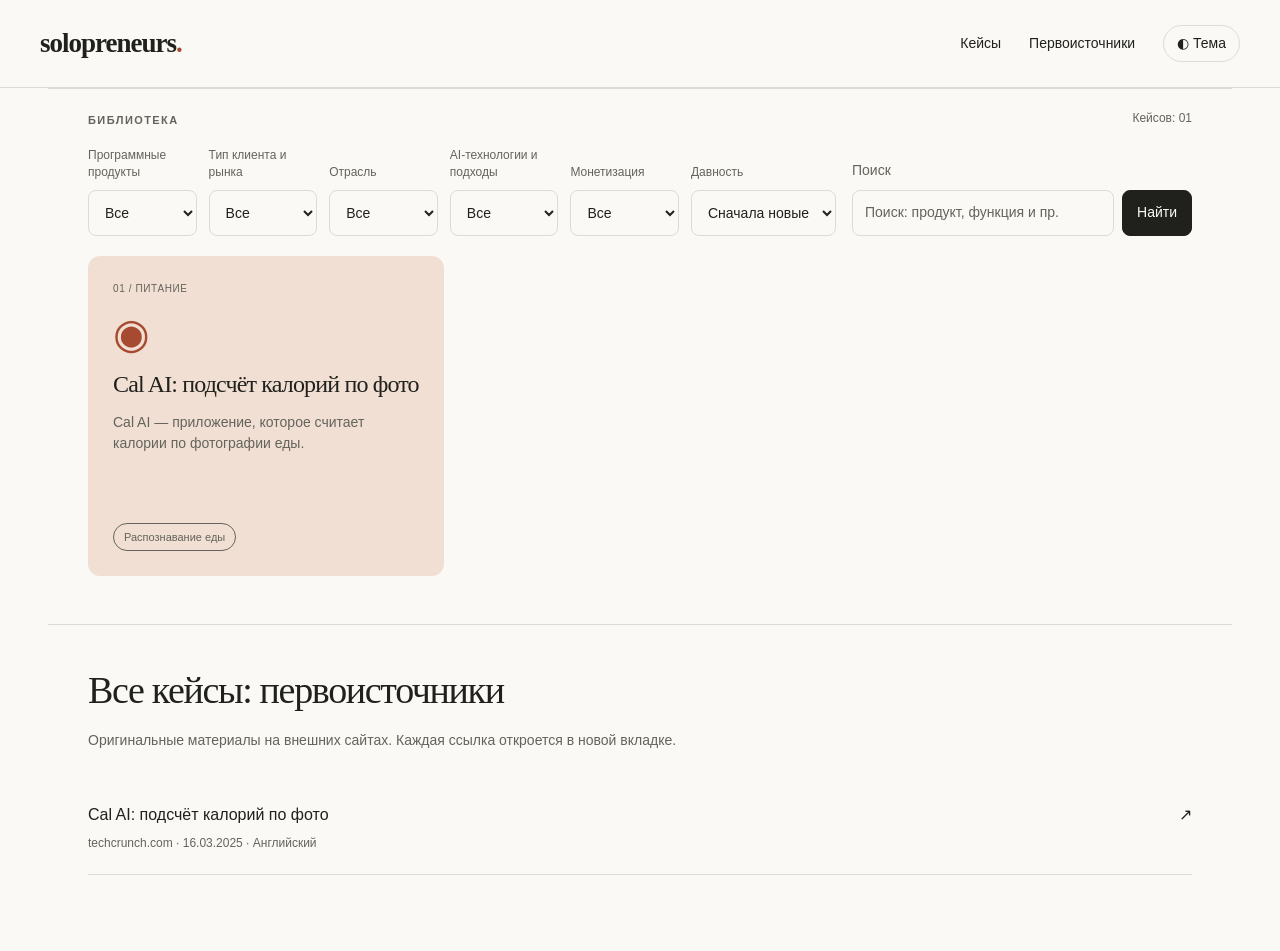
<file: index.html>
<!doctype html>
<html lang="ru">
<head><meta charset="utf-8"><meta name="viewport" content="width=device-width, initial-scale=1"><title>Соло-предприниматели — solopreneurs</title><meta name="description" content="Русскоязычные описания кейсов предпринимателей с прямыми ссылками на внешние первоисточники."><link rel="stylesheet" href="assets/style.css?v=f8c60f251d13"><script src="assets/theme.js?v=f8c60f251d13" defer></script><script src="assets/filters.js?v=f8c60f251d13" defer></script></head>
<body><header class="topbar"><a class="brand" href="index.html">solopreneurs<span class="dot">.</span></a><nav aria-label="Основная навигация"><a href="#cases">Кейсы</a><a href="#all-cases">Первоисточники</a><button class="theme" type="button" aria-label="Переключить тему">◐ <span>Тема</span></button></nav></header>
<main><section class="library wrap" id="cases" aria-label="Кейсы"><div class="section-head"><p class="eyebrow">Библиотека</p><span class="count" id="case-count" role="status" aria-live="polite">Кейсов: 01</span></div><form class="case-filters" id="case-filters" aria-label="Фильтры кейсов"><div class="filters-layout"><div class="filter-row"><label class="case-filter" for="filter-product"><span>Программные продукты</span><select id="filter-product" name="product" data-case-filter="product"><option value="">Все</option><option value="Мобильное приложение">Мобильное приложение</option></select></label><label class="case-filter" for="filter-market"><span>Тип клиента и рынка</span><select id="filter-market" name="market" data-case-filter="market"><option value="">Все</option><option value="B2C — частным клиентам">B2C — частным клиентам</option></select></label><label class="case-filter" for="filter-industry"><span>Отрасль</span><select id="filter-industry" name="industry" data-case-filter="industry"><option value="">Все</option><option value="Питание">Питание</option></select></label><label class="case-filter" for="filter-ai"><span>AI-технологии и подходы</span><select id="filter-ai" name="ai" data-case-filter="ai"><option value="">Все</option><option value="Компьютерное зрение">Компьютерное зрение</option><option value="Поиск по собственной базе знаний / RAG">Поиск по собственной базе знаний / RAG</option><option value="Мультимодальный AI">Мультимодальный AI</option></select></label><label class="case-filter" for="filter-monetization"><span>Монетизация</span><select id="filter-monetization" name="monetization" data-case-filter="monetization"><option value="">Все</option></select></label><label class="case-filter" for="case-sort"><span>Давность</span><select id="case-sort" name="recency"><option value="newest" selected>Сначала новые</option><option value="oldest">Сначала старые</option></select></label></div><div class="case-search"><label for="case-search">Поиск</label><div class="search-controls"><input id="case-search" type="search" name="q" aria-label="Поиск по кейсам" placeholder="Поиск: продукт, функция и пр." autocomplete="off"><button class="search-submit" type="submit">Найти</button></div></div></div><div class="filter-actions" hidden><button type="reset" class="filter-reset">Сбросить фильтры <span aria-hidden="true">×</span></button></div></form><div class="cards" id="case-cards"><a class="card" data-case-filters="{&quot;product&quot;:[&quot;Мобильное приложение&quot;],&quot;market&quot;:[&quot;B2C — частным клиентам&quot;],&quot;industry&quot;:[&quot;Питание&quot;],&quot;ai&quot;:[&quot;Компьютерное зрение&quot;,&quot;Мультимодальный AI&quot;,&quot;Поиск по собственной базе знаний / RAG&quot;],&quot;monetization&quot;:[]}" data-case-search="Cal AI: подсчёт калорий по фото Cal AI — приложение, которое считает калории по фотографии еды. Питание Распознавание еды Cal AI — приложение, которое считает калории по фотографии еды. Его запустили в мае 2024 года два старшеклассника из США: 18-летний Зак Ядегари и Генри Лангмак. Раньше дневник питания вели вручную: человек искал каждый продукт в базах, вбивал граммы и порции, на это уходили минуты, и многие бросали учёт. Теперь достаточно снять тарелку на телефон — модель на базе решений Anthropic и OpenAI вместе с открытыми базами данных о продуктах распознаёт блюдо и оценивает калории и БЖУ. Основатели заявляют точность около 90%. Результат: за восемь месяцев больше 5 миллионов скачиваний, удержание выше 30%, а выручка в феврале 2025-го превысила 2 миллиона долларов. Оценка 4,8 звезды в обоих магазинах приложений при примерно 66 тысячах отзывов в App Store и 75 тысячах в Google Play. В команде — восемь сотрудников на полной ставке. Ядегари в 16 лет продал игровой сайт Totally Science за 100 тысяч долларов, а теперь, несмотря на успех, собирается поступать в университет. Мобильное приложение B2C — частным клиентам Питание Компьютерное зрение Мультимодальный AI Поиск по собственной базе знаний / RAG Photo calorie app Cal AI, downloaded over a million times, was built by two teenagers techcrunch.com Julie Bort" data-added-at="2026-11-18" href="cases/cal-ai/index.html"><div class="card-meta"><span>01 / Питание</span></div><div class="card-symbol" aria-hidden="true">◉</div><h3>Cal AI: подсчёт калорий по фото</h3><p>Cal AI — приложение, которое считает калории по фотографии еды.</p><div class="card-bottom"><span class="tag">Распознавание еды</span></div></a></div><div class="filter-empty" id="filter-empty" hidden><h3>Кейсы не найдены</h3><p>Измените поисковый запрос или параметры фильтров.</p><button class="button" type="reset" form="case-filters">Сбросить фильтры</button></div></section>
<section class="all-cases wrap" id="all-cases" aria-labelledby="all-cases-title"><h2 id="all-cases-title">Все кейсы: первоисточники</h2><p class="notice sources-notice">Оригинальные материалы на внешних сайтах. Каждая ссылка откроется в новой вкладке.</p><ul class="case-links"><li><a href="https://techcrunch.com/2025/03/16/photo-calorie-app-cal-ai-downloaded-over-a-million-times-was-built-by-two-teenagers/" target="_blank" rel="noopener noreferrer"><span><strong>Cal AI: подсчёт калорий по фото</strong><small>techcrunch.com · 16.03.2025 · Английский</small></span><span aria-hidden="true">↗</span></a></li></ul></section></main></body></html>
</file>
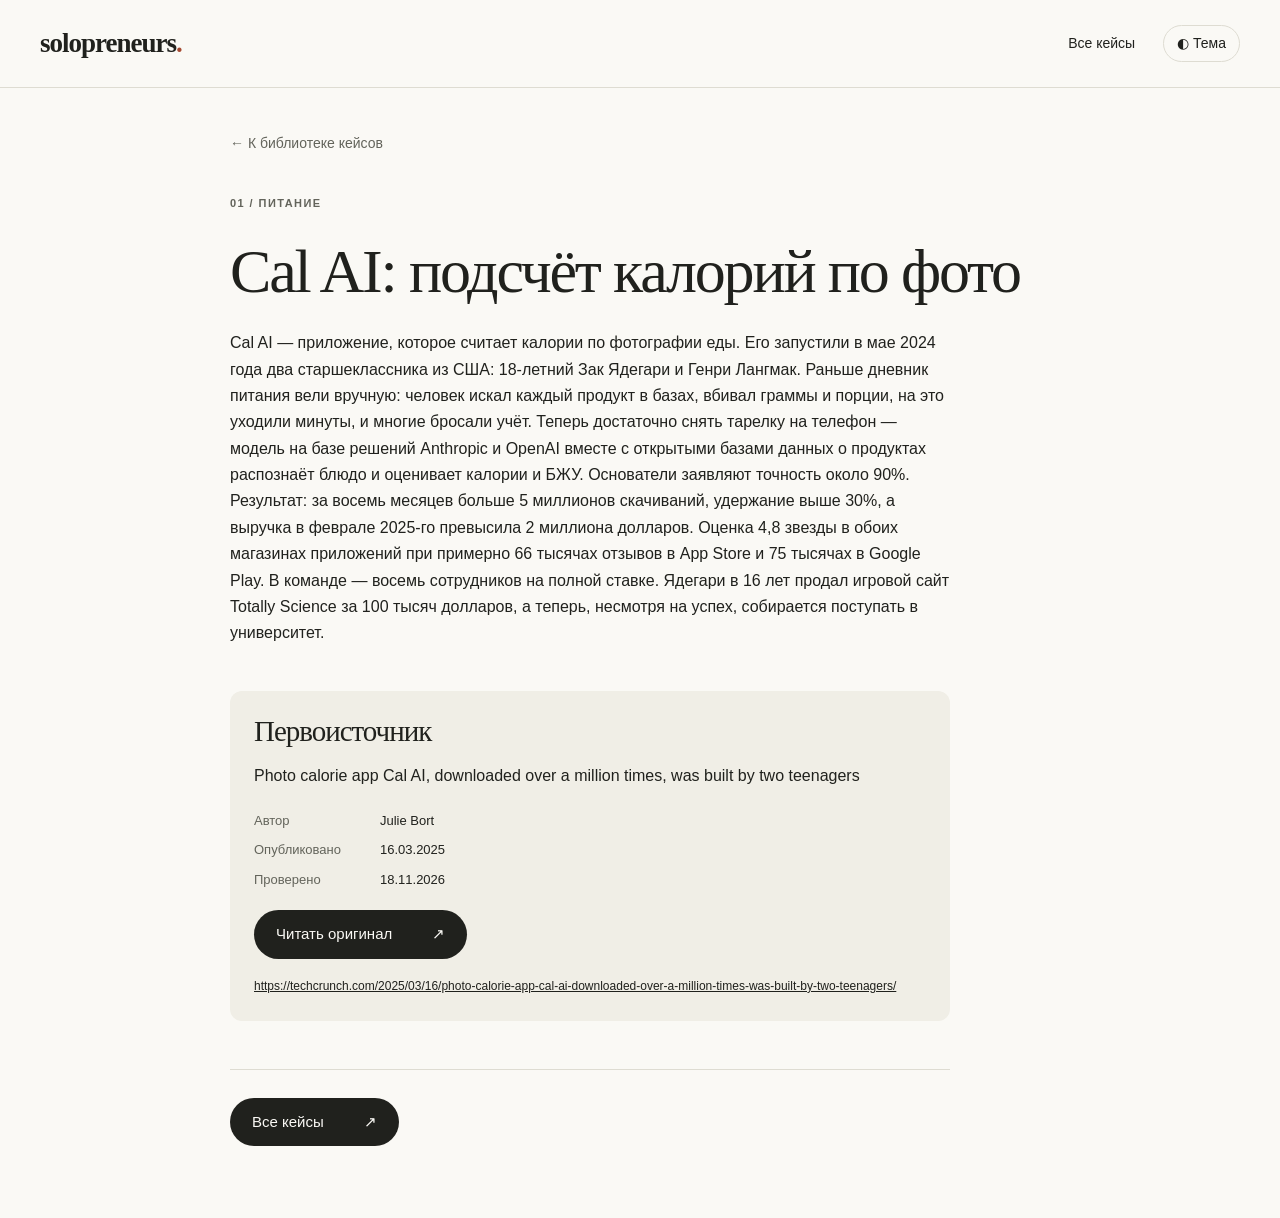
<file: cases/cal-ai/index.html>
<!doctype html>
<html lang="ru">
<head><meta charset="utf-8"><meta name="viewport" content="width=device-width, initial-scale=1"><title>Cal AI: подсчёт калорий по фото — solopreneurs</title><meta name="description" content="Cal AI — приложение, которое считает калории по фотографии еды."><link rel="stylesheet" href="../../assets/style.css?v=f8c60f251d13"><script src="../../assets/theme.js?v=f8c60f251d13" defer></script></head>
<body><header class="topbar"><a class="brand" href="../../index.html">solopreneurs<span class="dot">.</span></a><nav aria-label="Основная навигация"><a href="../../index.html#cases">Все кейсы</a><button class="theme" type="button" aria-label="Переключить тему">◐ <span>Тема</span></button></nav></header>
<main class="wrap article"><a class="breadcrumb" href="../../index.html#cases">← К библиотеке кейсов</a><p class="eyebrow">01 / Питание</p><h1>Cal AI: подсчёт калорий по фото</h1><div class="article-body"><p class="case-text">Cal AI — приложение, которое считает калории по фотографии еды. Его запустили в мае 2024 года два старшеклассника из США: 18-летний Зак Ядегари и Генри Лангмак. Раньше дневник питания вели вручную: человек искал каждый продукт в базах, вбивал граммы и порции, на это уходили минуты, и многие бросали учёт. Теперь достаточно снять тарелку на телефон — модель на базе решений Anthropic и OpenAI вместе с открытыми базами данных о продуктах распознаёт блюдо и оценивает калории и БЖУ. Основатели заявляют точность около 90%. Результат: за восемь месяцев больше 5 миллионов скачиваний, удержание выше 30%, а выручка в феврале 2025-го превысила 2 миллиона долларов. Оценка 4,8 звезды в обоих магазинах приложений при примерно 66 тысячах отзывов в App Store и 75 тысячах в Google Play. В команде — восемь сотрудников на полной ставке. Ядегари в 16 лет продал игровой сайт Totally Science за 100 тысяч долларов, а теперь, несмотря на успех, собирается поступать в университет.</p><section class="source-panel" aria-labelledby="source-title"><h2 id="source-title">Первоисточник</h2><p>Photo calorie app Cal AI, downloaded over a million times, was built by two teenagers</p><dl class="source-meta"><div><dt>Автор</dt><dd>Julie Bort</dd></div><div><dt>Опубликовано</dt><dd>16.03.2025</dd></div><div><dt>Проверено</dt><dd>18.11.2026</dd></div></dl><a class="button" href="https://techcrunch.com/2025/03/16/photo-calorie-app-cal-ai-downloaded-over-a-million-times-was-built-by-two-teenagers/" target="_blank" rel="noopener noreferrer">Читать оригинал <span aria-hidden="true">↗</span></a><p class="source-address"><a href="https://techcrunch.com/2025/03/16/photo-calorie-app-cal-ai-downloaded-over-a-million-times-was-built-by-two-teenagers/" target="_blank" rel="noopener noreferrer">https://techcrunch.com/2025/03/16/photo-calorie-app-cal-ai-downloaded-over-a-million-times-was-built-by-two-teenagers/</a></p></section><div class="article-end"><a class="button" href="../../index.html#cases">Все кейсы <span aria-hidden="true">↗</span></a></div></div></main></body></html>
</file>
<file: assets/style.css>
:root{--paper:#faf9f5;--surface:#f0eee6;--line:#dedcd2;--ink:#20211d;--muted:#63645b;--accent:#a64a31;--clay:#f2dfd3;--sage:#e6eadf;--serif:Georgia,'Times New Roman',serif;color-scheme:light}
:root[data-theme=dark]{--paper:#1b1d19;--surface:#272a24;--line:#41463b;--ink:#f2f0e7;--muted:#b8bcae;--accent:#f0a27f;--clay:#392a23;--sage:#293123;color-scheme:dark}
@media(prefers-color-scheme:dark){:root:not([data-theme=light]){--paper:#1b1d19;--surface:#272a24;--line:#41463b;--ink:#f2f0e7;--muted:#b8bcae;--accent:#f0a27f;--clay:#392a23;--sage:#293123;color-scheme:dark}}
*{box-sizing:border-box}html{scroll-behavior:smooth;scroll-padding-top:30px}body{margin:0;background:var(--paper);color:var(--ink);font:16px/1.65 Arial,Helvetica,sans-serif}a{color:inherit}button{font:inherit}a:focus-visible,button:focus-visible{outline:3px solid var(--accent);outline-offset:5px}.wrap{max-width:1184px;margin:auto;padding-left:40px;padding-right:40px}.topbar{min-height:88px;border-bottom:1px solid var(--line);display:flex;align-items:center;justify-content:space-between;gap:24px;padding:16px 40px}.brand{text-decoration:none;font:700 27px/1.2 var(--serif);letter-spacing:-1px}.dot,.accent{color:var(--accent)}nav{display:flex;align-items:center;gap:28px;font-size:14px}nav a{text-decoration:none}nav a:hover{text-decoration:underline}.theme{border:1px solid var(--line);border-radius:24px;background:transparent;color:var(--ink);padding:6px 13px;cursor:pointer}.hero{padding-top:28px;padding-bottom:24px}.eyebrow{text-transform:uppercase;letter-spacing:.13em;font-size:11px;font-weight:600;line-height:1.6;margin:0 0 24px;color:var(--muted)}h1,h2,h3{font-family:var(--serif);font-weight:400;line-height:1.12;letter-spacing:-.035em}h1{font-size:clamp(48px,7vw,84px);margin:0 0 28px;max-width:950px}h1 em{font-weight:400;color:var(--accent)}.lead{max-width:660px;color:var(--muted);font-size:19px;line-height:1.65;margin:0 0 32px}.button{display:inline-flex;justify-content:space-between;gap:40px;padding:12px 22px;text-decoration:none;background:var(--ink);color:var(--paper);border-radius:30px;font-size:15px}.button:hover{opacity:.85}.library{padding-top:20px;padding-bottom:48px;border-top:1px solid var(--line)}.section-head{display:flex;align-items:center;justify-content:space-between;gap:24px;margin-bottom:12px}.section-head .eyebrow{margin:0}h2{font-size:38px;margin:0}.count{white-space:nowrap;font-size:12px;color:var(--muted);padding-bottom:4px}.notice{max-width:790px;color:var(--muted);font-size:14px;margin:0 0 30px}.cards{display:grid;grid-template-columns:repeat(3,minmax(0,1fr));gap:18px}.card{display:flex;flex-direction:column;min-height:320px;background:var(--clay);padding:24px;border:1px solid transparent;border-radius:12px;text-decoration:none;transition:transform .2s,border-color .2s}.card:hover{transform:translateY(-4px);border-color:var(--accent)}.card.sage{background:var(--sage)}.card-meta{display:flex;justify-content:space-between;gap:14px;text-transform:uppercase;letter-spacing:.06em;font-size:10px;line-height:1.6;color:var(--muted)}.card-meta span{min-width:0;text-align:left}.card-symbol{font:42px/1 var(--serif);color:var(--accent);margin:16px 0}.sage .card-symbol{color:var(--muted)}.card h3{font-size:24px;margin:0 0 14px}.card p{font-size:14px;line-height:1.55;color:var(--muted);margin:0 0 22px;max-width:440px}.card-bottom{display:flex;align-items:center;justify-content:space-between;gap:20px;margin-top:auto}.tag{font-size:11px;border:1px solid currentColor;border-radius:20px;padding:4px 10px;color:var(--muted)}.arrow{font-size:28px}.about{border-top:1px solid var(--line);padding-top:44px;padding-bottom:76px}.about-grid{display:grid;grid-template-columns:1fr 1fr;gap:60px}.about-grid h2{font-size:36px}.about-grid p{color:var(--muted);margin:0 0 16px}.footer{min-height:100px;display:flex;align-items:center;justify-content:space-between;gap:24px;border-top:1px solid var(--line)}.footer span{font-size:12px;color:var(--muted)}.breadcrumb{display:inline-block;color:var(--muted);text-decoration:none;font-size:14px;margin-bottom:40px}.breadcrumb:hover{text-decoration:underline}.article{max-width:900px;padding-top:42px;padding-bottom:72px}.article h1{font-size:clamp(38px,5.5vw,62px);margin-bottom:24px}.article .lead{max-width:760px}.demo-note{padding:18px 22px;background:var(--surface);border-left:3px solid var(--accent);font-size:14px;color:var(--muted);margin:32px 0}.article-body{max-width:720px}.article-body h2{font-size:29px;margin:44px 0 16px}.article-body p{margin:0 0 18px}.article-body ol,.article-body ul{padding-left:24px}.article-body li{margin-bottom:12px}.process{display:flex;gap:12px;flex-wrap:wrap;padding:22px;background:var(--sage);border-radius:10px;margin:24px 0}.process span{font-size:13px}.article-end{margin-top:48px;padding-top:28px;border-top:1px solid var(--line)}
@media(max-width:740px){.wrap{padding-left:22px;padding-right:22px}.topbar{padding:18px 22px;min-height:76px;gap:12px}.brand{font-size:24px}nav{gap:16px;font-size:12px}nav a[href='#about']{display:none}.theme span{display:none}.hero{padding-top:24px;padding-bottom:20px}.hero .eyebrow{max-width:260px}.lead{font-size:17px}.section-head{display:flex}.count{display:block;margin-top:0}h2{font-size:31px}.about-grid{grid-template-columns:1fr}.card{padding:18px;min-height:320px}.card h3{font-size:21px}.about-grid{gap:22px}.about-grid h2{font-size:31px}.footer{align-items:flex-start;flex-direction:column;justify-content:center;padding-top:24px;padding-bottom:24px;gap:12px}.article{padding-top:28px}.article-body h2{font-size:27px}}
.hero h1{font-size:clamp(28px,3.5vw,42px);line-height:1.2;margin:0;overflow-wrap:anywhere}.all-cases{border-top:1px solid var(--line);padding-top:44px;padding-bottom:76px}.case-links{list-style:none;padding:0;margin:28px 0 0}.case-links li{border-bottom:1px solid var(--line)}.case-links a{display:flex;justify-content:space-between;gap:24px;padding:20px 0;text-decoration:none}.case-links a:hover{color:var(--accent)}.case-links a span:last-child{flex-shrink:0}
.sources-notice{margin-top:18px}.case-links strong{font-weight:400}.case-links small{display:block;color:var(--muted);font-size:12px;margin-top:5px}.source-panel{margin-top:44px;padding:24px;background:var(--surface);border-radius:12px}.article-body .source-panel h2{margin-top:0}.source-meta{font-size:13px;margin:20px 0}.source-meta div{display:flex;gap:16px;margin:8px 0}.source-meta dt{color:var(--muted);min-width:110px}.source-meta dd{margin:0}.source-address{overflow-wrap:anywhere;font-size:12px;margin:18px 0 0!important}.source-panel .muted{font-size:13px}
.case-filters{margin:14px 0 20px}.filter-row{display:grid;grid-template-columns:repeat(5,minmax(0,1fr)) minmax(145px,1.2fr);gap:12px}.case-filter{display:flex;flex-direction:column;justify-content:flex-end;gap:9px;min-width:0}.case-filter>span{font-size:12px;line-height:1.4;color:var(--muted);min-height:34px;display:flex;align-items:flex-end}.case-filter select{display:block;width:100%;min-width:0;min-height:46px;padding:10px 30px 10px 12px;background-color:var(--paper);color:var(--ink);border:1px solid var(--line);border-radius:8px;font:14px/1.4 Arial,Helvetica,sans-serif;cursor:pointer;text-overflow:ellipsis}.case-filter select:hover{border-color:var(--muted)}.case-filter select:focus-visible{outline:2px solid var(--accent);outline-offset:3px}.filter-actions{margin-top:14px}.filter-reset{padding:5px 0;border:0;background:none;color:var(--muted);font:13px/1.5 Arial,Helvetica,sans-serif;cursor:pointer;text-decoration:underline;text-underline-offset:4px}.filter-reset:hover{color:var(--ink)}.filter-reset span{margin-left:8px}.filter-empty{padding:44px 24px;text-align:center;background:var(--surface);border:1px solid var(--line);border-radius:12px}.filter-empty h3{margin:0 0 12px;font-size:29px}.filter-empty p{color:var(--muted);margin:0 0 24px}.filter-empty .button{border:0;cursor:pointer}.card[hidden],.filter-actions[hidden],.filter-empty[hidden]{display:none!important}
@media(max-width:600px){.cards{grid-template-columns:1fr}.filter-row{grid-template-columns:repeat(6,minmax(150px,1fr));overflow-x:auto;padding:3px 3px 12px;scrollbar-width:thin}.case-filters{margin-top:24px}}
#case-sort{padding-right:8px}
.filters-layout{display:grid;grid-template-columns:minmax(0,1fr) 340px;gap:16px;align-items:end}.case-search{min-width:0;display:flex;flex-direction:column;gap:9px}.case-search>label{font-size:14px;line-height:1.4;color:var(--muted)}.search-controls{display:flex;gap:8px;min-width:0}.search-controls input{flex:1;width:0;min-width:0;min-height:46px;padding:10px 12px;border:1px solid var(--line);border-radius:8px;background:var(--paper);color:var(--ink);font:14px/1.4 Arial,Helvetica,sans-serif}.search-controls input::placeholder{color:var(--muted);opacity:1}.search-controls input:hover{border-color:var(--muted)}.search-controls input:focus-visible{outline:2px solid var(--accent);outline-offset:3px}.search-submit{flex-shrink:0;min-height:46px;padding:10px 14px;border:1px solid var(--ink);border-radius:8px;background:var(--ink);color:var(--paper);font:14px/1.4 Arial,Helvetica,sans-serif;cursor:pointer}.search-submit:hover{opacity:.85}
@media(max-width:1100px){.filters-layout{grid-template-columns:1fr}}
@media(prefers-reduced-motion:reduce){html{scroll-behavior:auto}.card{transition:none}}
</file>
